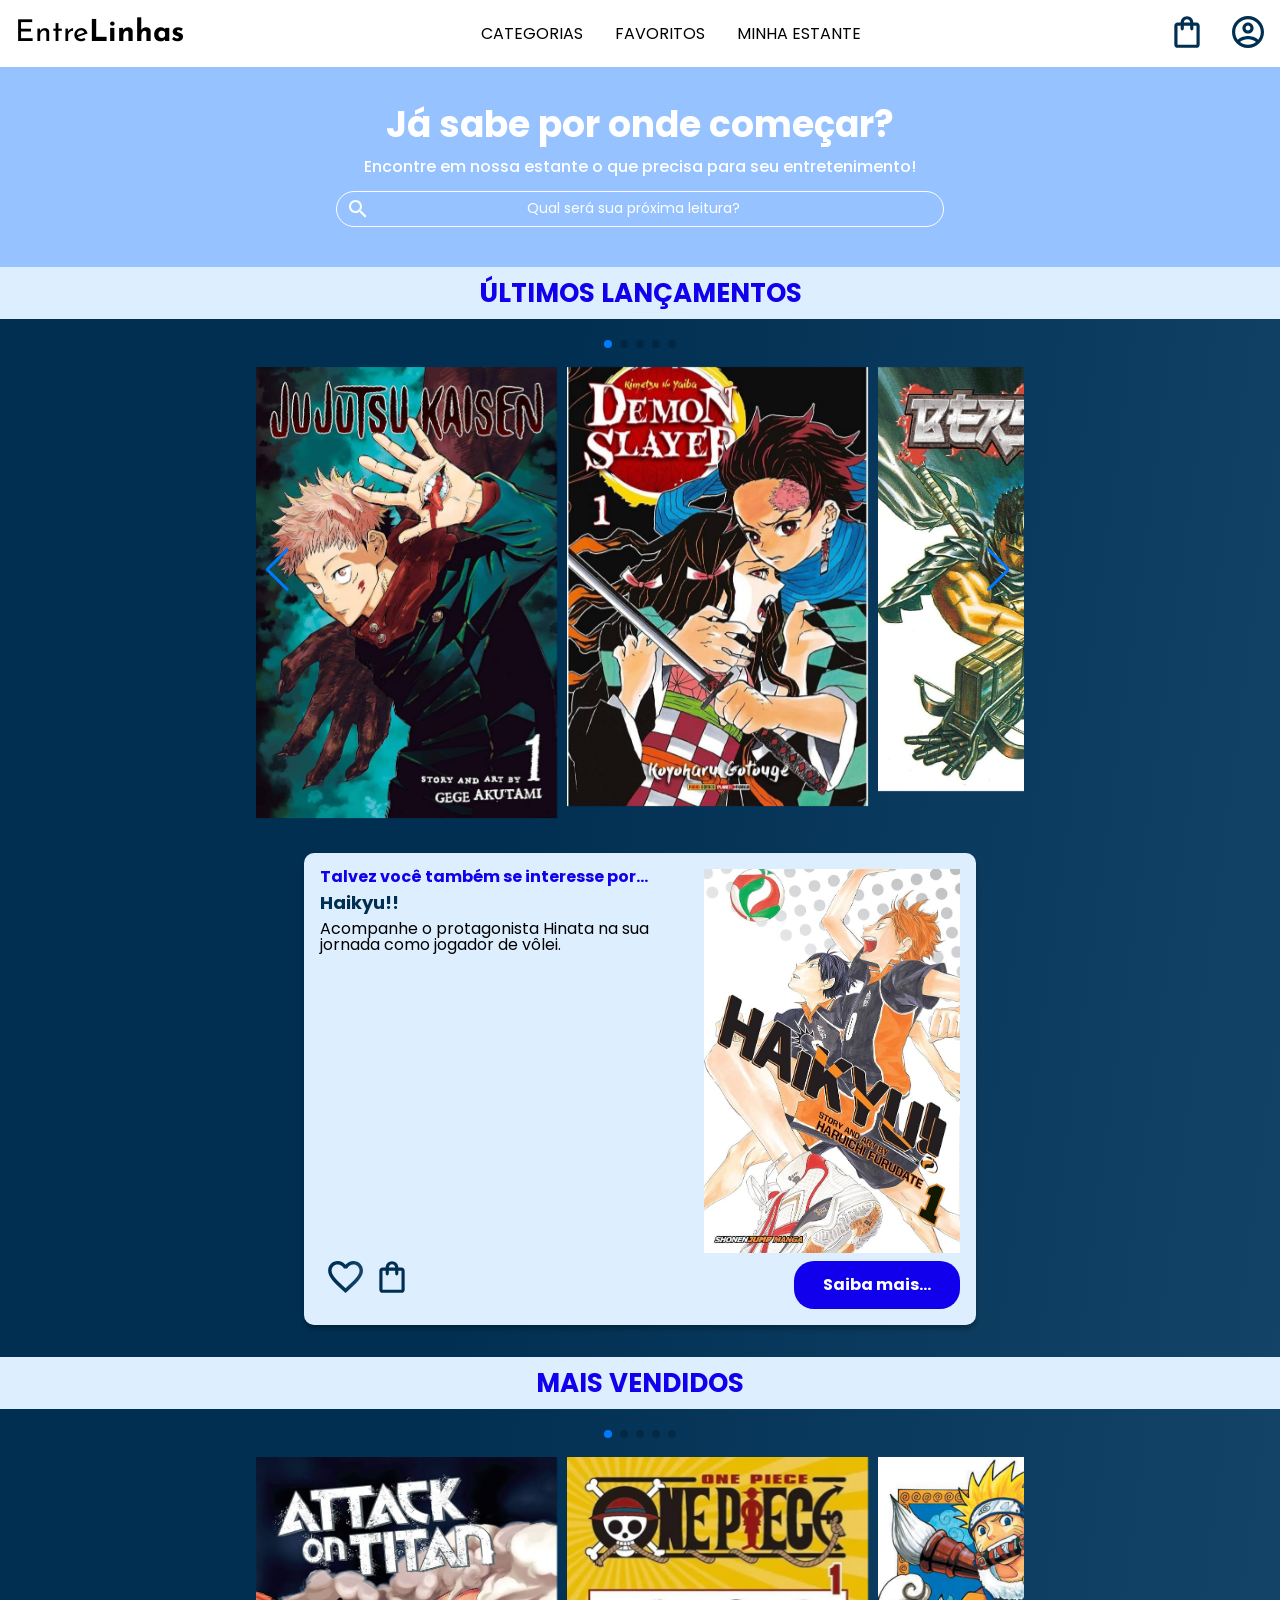
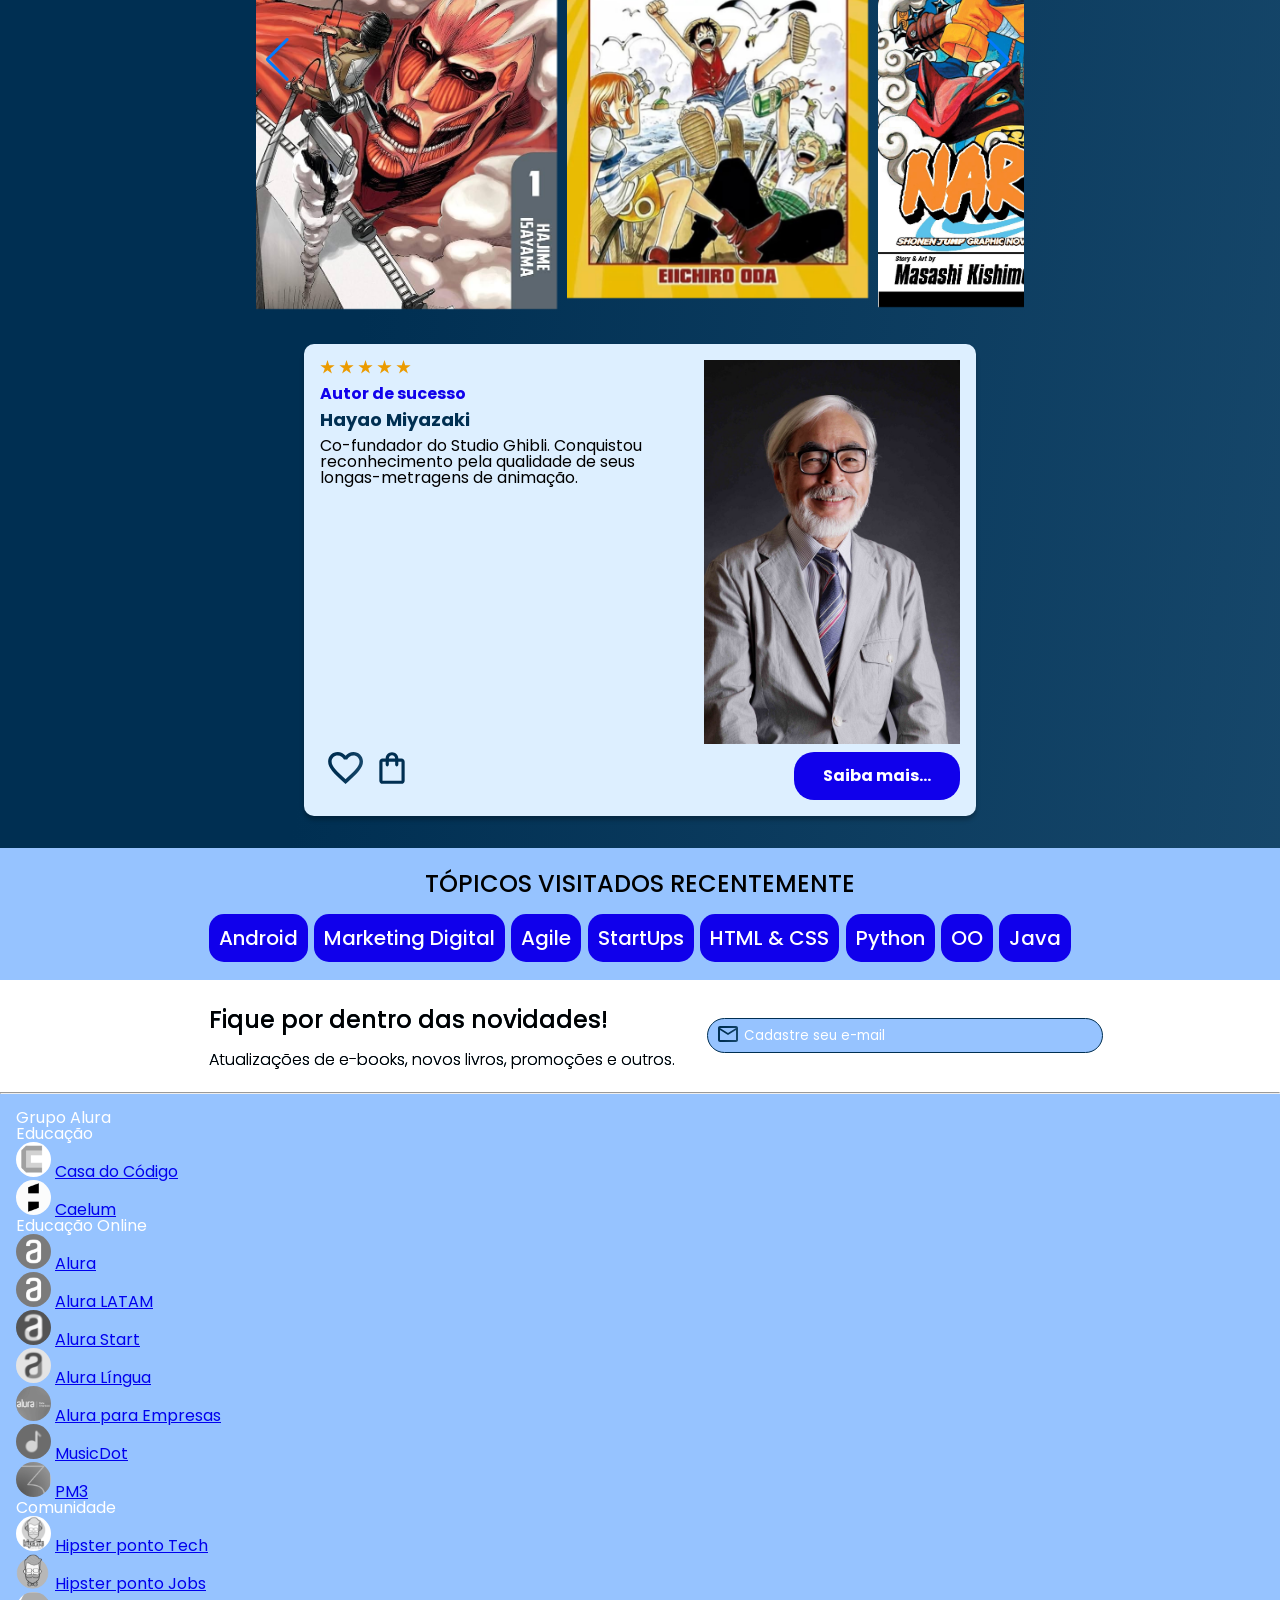
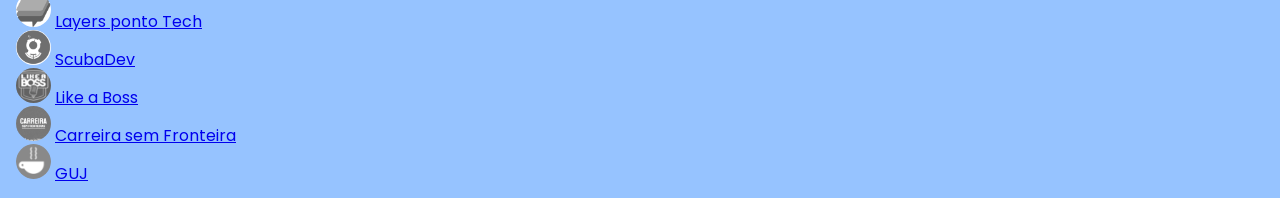
<file: index.html>
<!DOCTYPE html>
<html lang="pt-br">

<head>
    <meta charset="UTF-8">
    <meta name="viewport" content="width=device-width, initial-scale=1.0">
    <title>AluraBooks</title>
    <link rel="stylesheet" href="reset.css">
    <link rel="preconnect" href="https://fonts.googleapis.com">
    <link rel="preconnect" href="https://fonts.gstatic.com" crossorigin>
    <link href="https://fonts.googleapis.com/css2?family=Poppins:wght@300;400;500;700&display=swap" rel="stylesheet">
    <link href="https://fonts.googleapis.com/css2?family=Josefin+Sans:ital,wght@0,100..700;1,100..700&display=swap" rel="stylesheet">
    <link rel="stylesheet" href="https://cdn.jsdelivr.net/npm/swiper@11/swiper-bundle.min.css" />
    <link rel="stylesheet" href="style.css">
</head>

<body>
    <header class="cabeçalho">

        <div class="container">
            <input type="checkbox" id="menu" class="container__botao">
            <label for="menu">
                <span class="cabeçalho__menu-hamburguer container__imagem"></span>
            </label>

            <ul class="lista-menu">
                <li class="lista-menu__titulo">Categorias</li>
                <li class="lista-menu__item">
                    <a href="#" class="lista-menu__link">Aventura</a>
                </li>
                <li class="lista-menu__item">
                    <a href="#" class="lista-menu__link">Fantasia</a>
                </li>
                <li class="lista-menu__item">
                    <a href="#" class="lista-menu__link">Drama</a>
                </li>
                <li class="lista-menu__item">
                    <a href="#" class="lista-menu__link">Terror</a>
                </li>
                <li class="lista-menu__item">
                    <a href="#" class="lista-menu__link">Diversos</a>
                </li>
            </ul>
            <h1 class="container__titulo">Entre<b class="container__titulo--negrito">Linhas</b></h1>
        </div>

        <ul class="opcoes">
            <input type="checkbox" id="opcoes-menu" class="opcoes__botao">
            <label for="opcoes-menu">
                <li class="opcoes__item">Categorias</li>
            </label>

            <ul class="lista-menu">
                <li class="lista-menu__item">
                    <a href="#" class="lista-menu__link">Aventura</a>
                </li>
                <li class="lista-menu__item">
                    <a href="#" class="lista-menu__link">Fantasia</a>
                </li>
                <li class="lista-menu__item">
                    <a href="#" class="lista-menu__link">Drama</a>
                </li>
                <li class="lista-menu__item">
                    <a href="#" class="lista-menu__link">Terror</a>
                </li>
                <li class="lista-menu__item">
                    <a href="#" class="lista-menu__link">Diversos</a>
                </li>
            </ul>

            <li class="opcoes__item"><a href="#" class="opcoes__link">Favoritos</a></li>
            <li class="opcoes__item"><a href="#" class="opcoes__link">Minha Estante</a></li>
        </ul>

        <div class="container">
            <a href="#"><img src="img/Favoritos.svg" alt="Meus favoritos" class="container__imagem container__imagem-transparente"></a>
            <a href="#"><img src="img/Compras.svg" alt="Carrinho de compras" class="container__imagem"></a>
            <a href="#"><img src="img/Usuario.svg" alt="Meu perfil" class="container__imagem"></a>
        </div>

    </header>

    <section class="banner">
        <h2 class="banner__titulo">Já sabe por onde começar?</h2>
        <p class="banner__texto">Encontre em nossa estante o que precisa para seu entretenimento!</p>
        <input type="search" class="banner__pesquisa" placeholder="Qual será sua próxima leitura?">
    </section>

    <section class="carrossel">
        <h2 class="carrossel__titulo">Últimos lançamentos</h2>

        <!-- Slider main container -->
        <div class="swiper">
            <!-- If we need pagination -->
            <div class="swiper-pagination"></div>

            <!-- Additional required wrapper -->
            <div class="swiper-wrapper">
                <!-- Slides -->
                <div class="swiper-slide"><img src="mangá/Lançamentos/Jujutsu Kaisen.jpg" alt=""></div>
                <div class="swiper-slide"><img src="mangá/Lançamentos/Demon Slayer.jpg" alt=""></div>
                <div class="swiper-slide"><img src="mangá/Lançamentos/Berserk.jpg" alt=""></div>
                <div class="swiper-slide"><img src="mangá/Lançamentos/Spy x Family.jpg" alt=""></div>
                <div class="swiper-slide"><img src="mangá/Lançamentos/Blue Lock.jpg" alt=""></div>
                <div class="swiper-slide"><img src="mangá/Lançamentos/Chainsaw Man.jpg" alt=""></div>
            </div>

            <!-- If we need navigation buttons -->
            <div class="swiper-button-prev"></div>
            <div class="swiper-button-next"></div>

        </div>

        <div class="card">

            <!-- 1° linha -->
            <div class="card__descricao">

                <!-- 1° coluna -->
                <div class="descricao">
                    <h3 class="descricao__titulo">Talvez você também se interesse por...</h3>
                    <h2 class="descricao__titulo-livro">Haikyu!!</h2>
                    <p class="descricao__texto">Acompanhe o protagonista Hinata na sua jornada como jogador de vôlei.</p>
                </div>

                <!-- 2° coluna -->
                <img src="mangá/Haikyu!!.jpg" class="descricao__imagem">
            </div>

            <!-- 2° linha -->
             <div class="card__botoes">

                <!-- 1° coluna -->
                <ul class="botoes">
                    <li class="botoes__item"><img src="img/Favoritos.svg" alt="Favoritar livro"></li>
                    <li class="botoes__item"><img src="img/Compras.svg" alt="Adicionar no carrinho de compras"></li>
                </ul>

                <!-- 2° coluna -->
                 <a href="#" class="botoes__ancora">Saiba mais...</a>
             </div>
        </div>

    </section>

    <section class="carrossel">
        <h2 class="carrossel__titulo">Mais vendidos</h2>

        <!-- Slider main container -->
        <div class="swiper">
            <!-- If we need pagination -->
            <div class="swiper-pagination"></div>

            <!-- Additional required wrapper -->
            <div class="swiper-wrapper">
                <!-- Slides -->
                <div class="swiper-slide"><img src="mangá/Mais Vendidos/Attack on Titan.jpg" alt=""></div>
                <div class="swiper-slide"><img src="mangá/Mais Vendidos/One Piece.jpg" alt=""></div>
                <div class="swiper-slide"><img src="mangá/Mais Vendidos/Naruto.jpg" alt=""></div>
                <div class="swiper-slide"><img src="mangá/Mais Vendidos/Death Note.jpg" alt=""></div>
                <div class="swiper-slide"><img src="mangá/Mais Vendidos/Jujutsu Kaisen.jpg" alt=""></div>
                <div class="swiper-slide"><img src="mangá/Mais Vendidos/Demon Slayer.jpg" alt=""></div>
            </div>

            <!-- If we need navigation buttons -->
            <div class="swiper-button-prev"></div>
            <div class="swiper-button-next"></div>

        </div>

        <div class="card">

            <!-- 1° linha -->
            <div class="card__descricao">

                <!-- 1° coluna -->
                <div class="descricao">
                    <img src="img/Estrelinhas.svg" class="estrelas" alt="Avaliação 5 Estrelas">
                    <h3 class="descricao__titulo">Autor de sucesso</h3>
                    <h2 class="descricao__titulo-livro">Hayao Miyazaki</h2>
                    <p class="descricao__texto">Co-fundador do Studio Ghibli. Conquistou reconhecimento pela qualidade de seus longas-metragens de animação.</p>
                </div>

                <!-- 2° coluna -->
                <img src="mangá/Hayao Miyazaki.jpg" class="descricao__imagem">
            </div>

            <!-- 2° linha -->
             <div class="card__botoes">

                <!-- 1° coluna -->
                <ul class="botoes">
                    <li class="botoes__item"><img src="img/Favoritos.svg" alt="Favoritar livro"></li>
                    <li class="botoes__item"><img src="img/Compras.svg" alt="Adicionar no carrinho de compras"></li>
                </ul>

                <!-- 2° coluna -->
                 <a href="#" class="botoes__ancora">Saiba mais...</a>
             </div>
        </div>

    </section>

    <section class="topicos">
        <h2 class="topicos__titulo">Tópicos visitados recentemente</h2>
        <ul class="topicos__lista">
            <li class="topicos__item">
                <a href="#" class="topicos__link">Android</a>
            </li>
            <li class="topicos__item">
                <a href="#" class="topicos__link">Marketing Digital</a>
            </li>
            <li class="topicos__item">
                <a href="#" class="topicos__link">Agile</a>
            </li>

            <li class="topicos__item">
                <a href="#" class="topicos__link">StartUps</a>
            </li>
            <li class="topicos__item">
                <a href="#" class="topicos__link">HTML & CSS</a>
            </li>
            <li class="topicos__item">
                <a href="#" class="topicos__link">Python</a>
            </li>

            <li class="topicos__item">
                <a href="#" class="topicos__link">OO</a>
            </li>
            <li class="topicos__item">
                <a href="#" class="topicos__link">Java</a>
            </li>
        </ul>
    </section>

    <section class="contato">
        <div class="contato__descricao">
            <h2 class="contato__titulo">Fique por dentro das novidades!</h2>
            <p class="contato__texto">Atualizações de e-books, novos livros, promoções e outros.</p>
        </div>
        <input type="email" placeholder="Cadastre seu e-mail" class="contato__email">
    </section>

    <hr/>

    <footer class="rodape">
        <h2 class="rodape__titulo">Grupo Alura</h2>

        <ul class="lista-rodape">
            <li class="lista-rodape__titulo">Educação</li>
            <li class="lista-rodape__item">
                <img src="img/rodape/CasaDoCodigo.svg" alt="Logo da Casa do Código">
                <a href="#" class="lista-rodape__link">Casa do Código</a>
            </li>
            <li class="lista-rodape__item">
                <img src="img/rodape/Caelum.svg" alt="Logo da Caelum">
                <a href="#" class="lista-rodape__link">Caelum</a>
            </li>
        </ul>

        <ul class="lista-rodape">
            <li class="lista-rodape__titulo">Educação Online</li>
            <li class="lista-rodape__item">
                <img src="img/rodape/Alura.svg" alt="Logo da Alura">
                <a href="#" class="lista-rodape__link">Alura</a>
            </li>
            <li class="lista-rodape__item">
                <img src="img/rodape/AluraLATAM.svg" alt="Logo da Alura LATAM">
                <a href="#" class="lista-rodape__link">Alura LATAM</a>
            </li>
            <li class="lista-rodape__item">
                <img src="img/rodape/AluraStart.svg" alt="Logo da Alura Start">
                <a href="#" class="lista-rodape__link">Alura Start</a>
            </li>
            <li class="lista-rodape__item">
                <img src="img/rodape/AluraLingua.svg" alt="Logo da Alura Língua">
                <a href="#" class="lista-rodape__link">Alura Língua</a>
            </li>
            <li class="lista-rodape__item">
                <img src="img/rodape/AluraEmpresas.svg" alt="Logo da Alura para Empresas">
                <a href="#" class="lista-rodape__link">Alura para Empresas</a>
            </li>
            <li class="lista-rodape__item">
                <img src="img/rodape/MusicDot.svg" alt="Logo da MusicDot">
                <a href="#" class="lista-rodape__link">MusicDot</a>
            </li>
            <li class="lista-rodape__item">
                <img src="img/rodape/PM3.svg" alt="Logo da PM3">
                <a href="#" class="lista-rodape__link">PM3</a>
            </li>
        </ul>

        <ul class="lista-rodape">
            <li class="lista-rodape__titulo">Comunidade</li>
            <li class="lista-rodape__item">
                <img src="img/rodape/HipstersTech.svg" alt="Logo da Hipster ponto Tech">
                <a href="#" class="lista-rodape__link">Hipster ponto Tech</a>
            </li>
            <li class="lista-rodape__item">
                <img src="img/rodape/HipstersJobs.svg" alt="Logo da Hipster ponto Jobs">
                <a href="#" class="lista-rodape__link">Hipster ponto Jobs</a>
            </li>
            <li class="lista-rodape__item">
                <img src="img/rodape/LayersTech.svg" alt="Logo da Layers ponto Tech">
                <a href="#" class="lista-rodape__link">Layers ponto Tech</a>
            </li>
            <li class="lista-rodape__item">
                <img src="img/rodape/ScubaDev.svg" alt="Logo da ScubaDev">
                <a href="#" class="lista-rodape__link">ScubaDev</a>
            </li>
            <li class="lista-rodape__item">
                <img src="img/rodape/LikeABoss.svg" alt="Logo da Like a Boss">
                <a href="#" class="lista-rodape__link">Like a Boss</a>
            </li>
            <li class="lista-rodape__item">
                <img src="img/rodape/CarreiraSemFronteira.svg" alt="Logo da Carreira sem Fronteira">
                <a href="#" class="lista-rodape__link">Carreira sem Fronteira</a>
            </li>
            <li class="lista-rodape__item">
                <img src="img/rodape/GUJ.svg" alt="Logo da GUJ">
                <a href="#" class="lista-rodape__link">GUJ</a>
            </li>
        </ul>

    </footer>

    <script src="https://cdn.jsdelivr.net/npm/swiper@11/swiper-bundle.min.js"></script>
    <script>
        const swiper = new Swiper('.swiper', {
            spaceBetween: 10,
            slidesPerView: 2.5,
            pagination: {
                el: '.swiper-pagination',
                type: 'bullets',
            },
        });
    </script>
</body>

</html>
</file>
<file: style.css>
@import url("styles/header.css");
@import url("styles/banner.css");
@import url("styles/carrossel.css");
@import url("styles/topicos.css");
@import url("styles/contato.css");
@import url("styles/rodape.css");

:root {
    --cor-de-fundo: #96c3ff;
    --branco: #FFFFFF;
    --titulos: #1000eb;
    --azul-degrade: linear-gradient(97.54deg, #002F52 35.49%, #326589 165.37%);
    --azul: #002F52;
    --azul-claro: #ddefff;
    --fonte-principal: "Poppins";
    --fonte-secundario: "Josefin Sans";
    --preto: #000000;
}

body {
    background: var(--azul-degrade);
    font-family: var(--fonte-principal);
    font-size: 16px;
    font-weight: 400;
}
</file>
